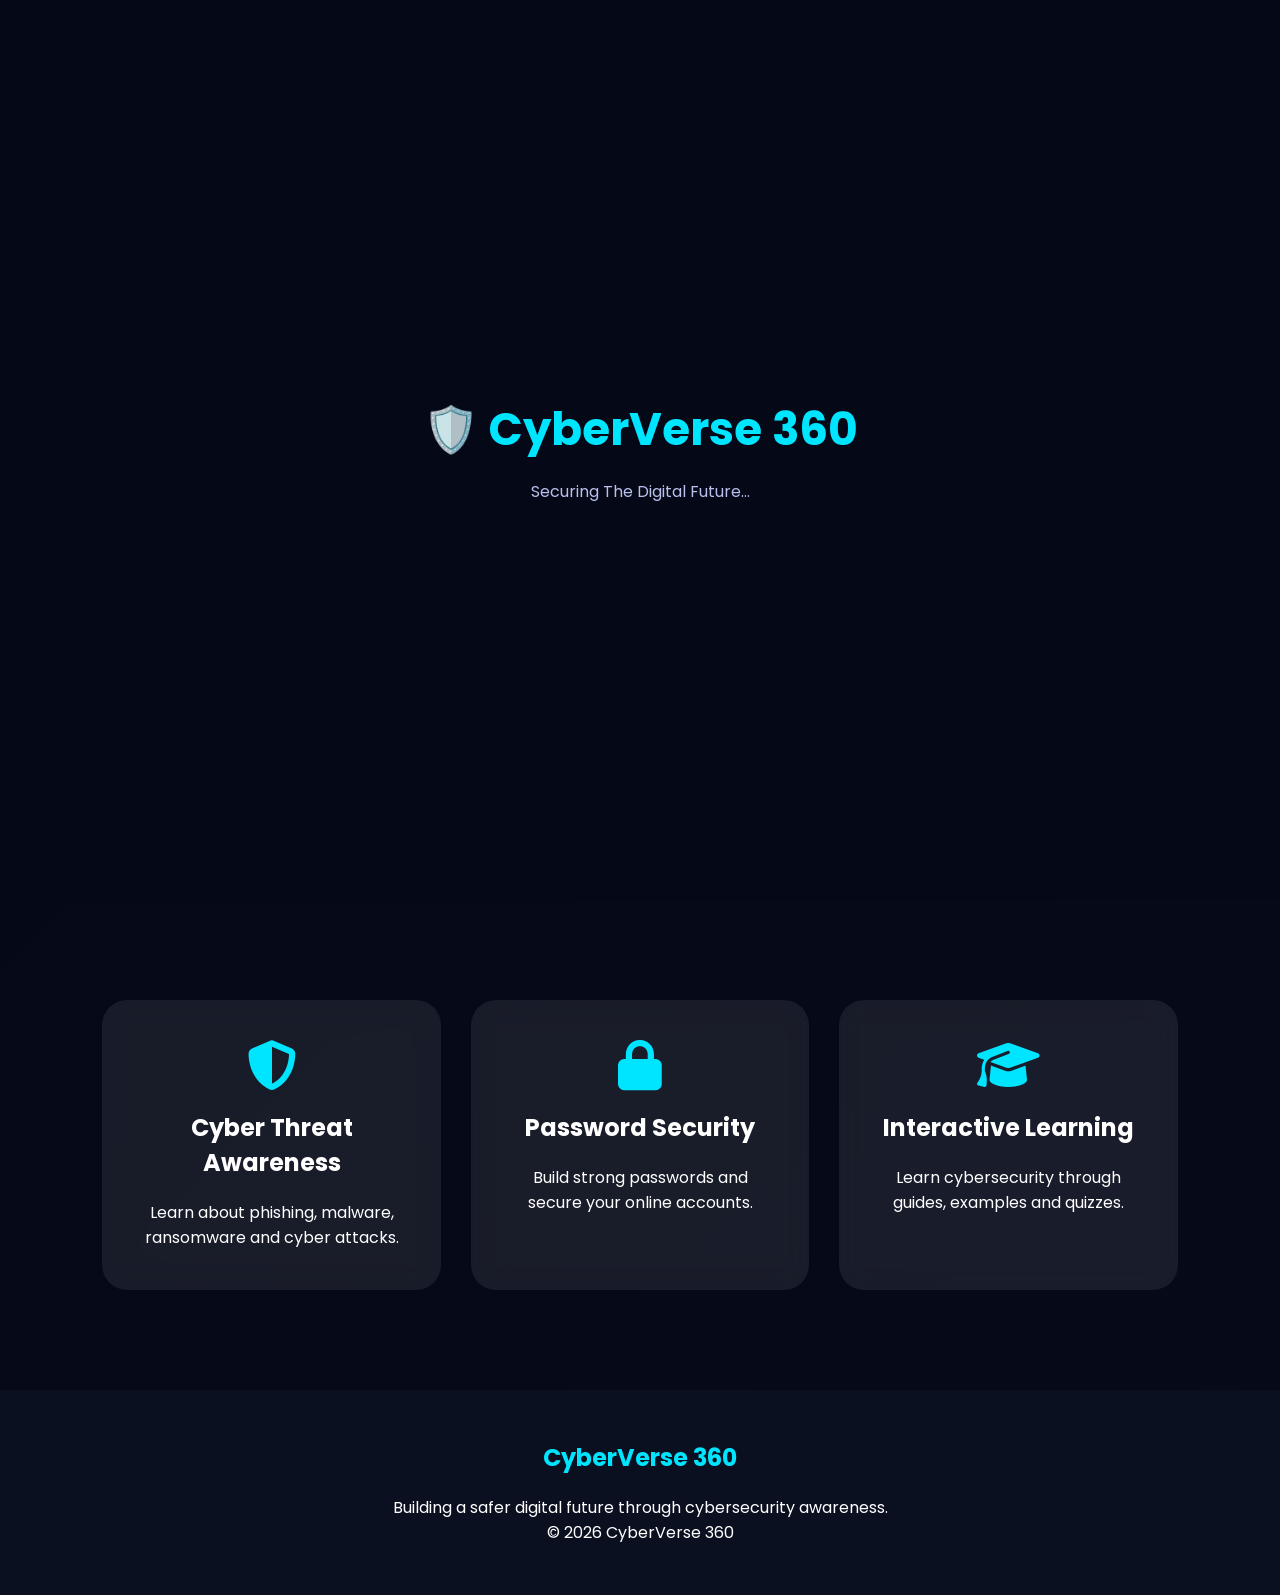
<file: index.html>
<!DOCTYPE html>
<html lang="en">
<head>
<meta charset="UTF-8">
<meta name="viewport" content="width=device-width, initial-scale=1.0">
<title>CyberVerse 360</title>

<link rel="stylesheet" href="css/style.css">

<link rel="preconnect" href="https://fonts.googleapis.com">
<link href="https://fonts.googleapis.com/css2?family=Poppins:wght@300;400;600;700&display=swap" rel="stylesheet">

<link rel="stylesheet"
href="https://cdnjs.cloudflare.com/ajax/libs/font-awesome/6.5.2/css/all.min.css">

</head>
<body>

<div id="loader">
    <h1>🛡️ CyberVerse 360</h1>
    <p>Securing The Digital Future...</p>
</div>

<header>

<nav>

<div class="logo">
🛡️ CyberVerse 360
</div>

<ul>

<li><a href="index.html">Home</a></li>
<li><a href="about.html">About</a></li>
<li><a href="threats.html">Threats</a></li>
<li><a href="resources.html">Resources</a></li>
<li><a href="quiz.html">Quiz</a></li>
<li><a href="contact.html">Contact</a></li>

</ul>

</nav>

</header>

<section class="hero">

<div class="hero-content">
  
<h1>Protect Your Digital World</h1>

<p>
Learn cybersecurity, understand cyber threats and stay safe online with CyberVerse 360.
</p>

<a href="about.html" class="btn">
Explore More
</a>

<a href="quiz.html" class="btn2">
Take Quiz
</a>
</div>

</section>

<section class="cards">

<div class="card">
<i class="fa-solid fa-shield-halved"></i>
<h2>Cyber Threat Awareness</h2>
<p>Learn about phishing, malware, ransomware and cyber attacks.</p>
</div>

<div class="card">
<i class="fa-solid fa-lock"></i>
<h2>Password Security</h2>
<p>Build strong passwords and secure your online accounts.</p>
</div>

<div class="card">
<i class="fa-solid fa-graduation-cap"></i>
<h2>Interactive Learning</h2>
<p>Learn cybersecurity through guides, examples and quizzes.</p>
</div>

</section>

<footer>

<h2>CyberVerse 360</h2>

<p>
Building a safer digital future through cybersecurity awareness.
</p>

<p>
© 2026 CyberVerse 360
</p>

</footer>

<script src="js/app.js"></script>

</body>
</html>
</file>
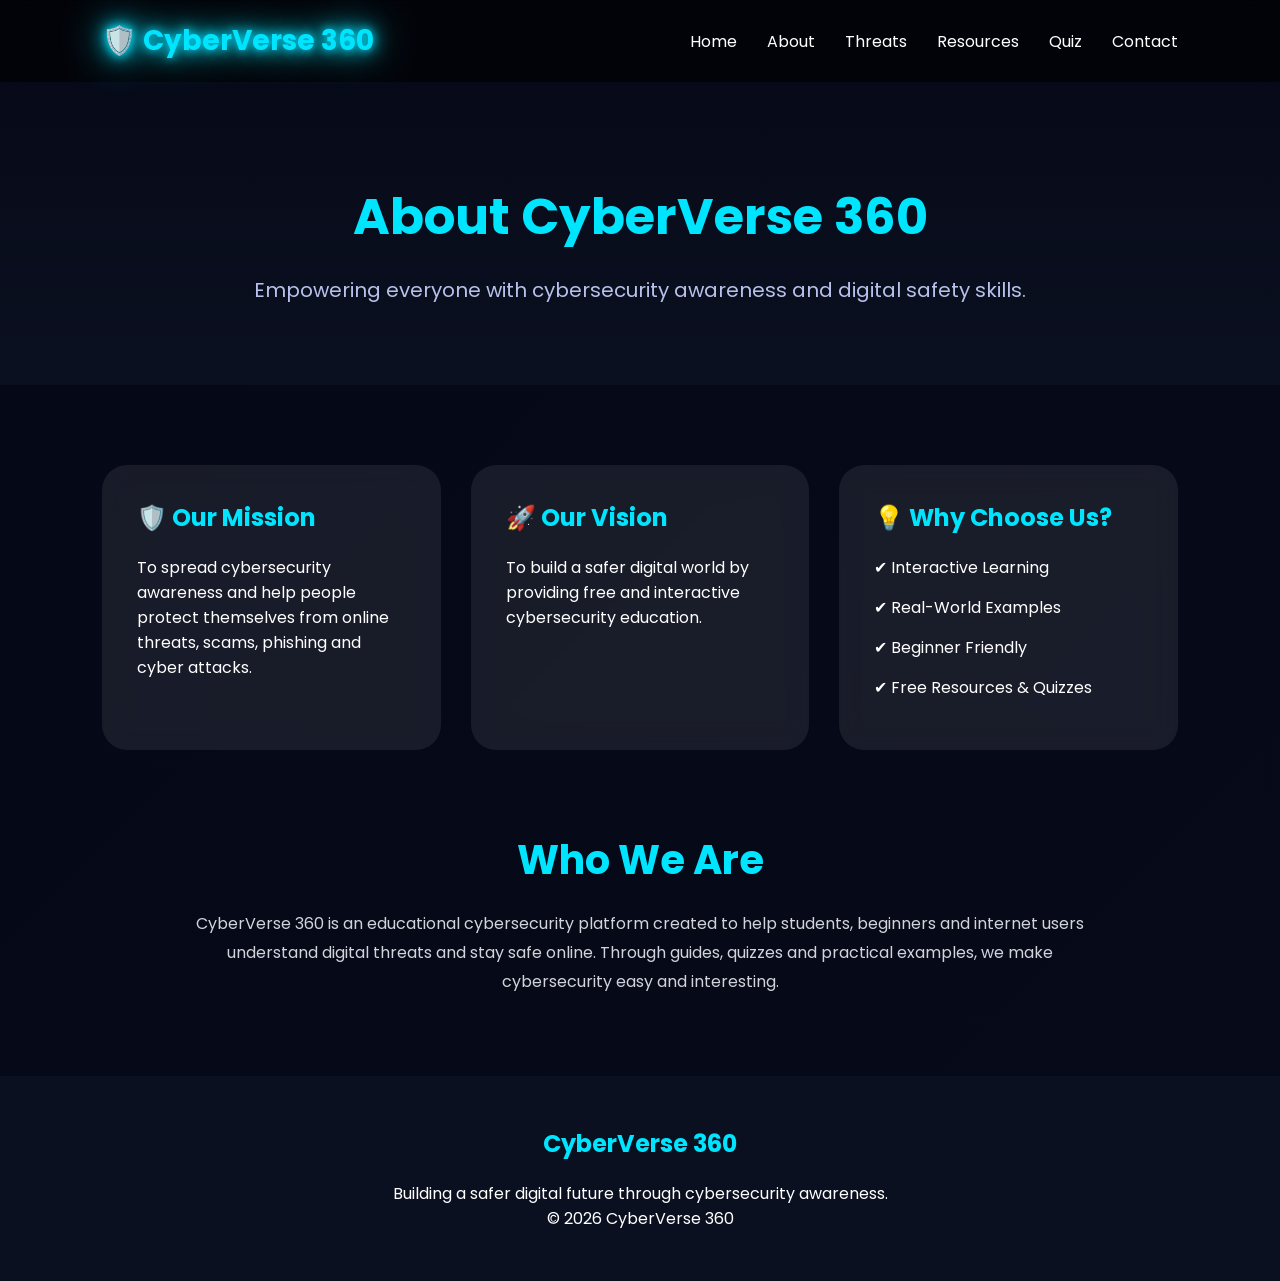
<file: about.html>
<!DOCTYPE html>
<html lang="en">
<head>
<meta charset="UTF-8">
<meta name="viewport" content="width=device-width, initial-scale=1.0">
<title>About - CyberVerse 360</title>
<link rel="stylesheet" href="css/style.css">
<link href="https://fonts.googleapis.com/css2?family=Poppins:wght@300;400;600;700&display=swap" rel="stylesheet">
</head>

<body>

<header>
<nav>
<div class="logo">🛡️ CyberVerse 360</div>

<ul>
<li><a href="index.html">Home</a></li>
<li><a href="about.html">About</a></li>
<li><a href="threats.html">Threats</a></li>
<li><a href="resources.html">Resources</a></li>
<li><a href="quiz.html">Quiz</a></li>
<li><a href="contact.html">Contact</a></li>
</ul>
</nav>
</header>

<section class="page-hero">
<h1>About CyberVerse 360</h1>
<p>Empowering everyone with cybersecurity awareness and digital safety skills.</p>
</section>

<section class="about-container">

<div class="about-card">
<h2>🛡️ Our Mission</h2>
<p>
To spread cybersecurity awareness and help people protect themselves from
online threats, scams, phishing and cyber attacks.
</p>
</div>

<div class="about-card">
<h2>🚀 Our Vision</h2>
<p>
To build a safer digital world by providing free and interactive cybersecurity education.
</p>
</div>

<div class="about-card">
<h2>💡 Why Choose Us?</h2>
<ul>
<li>✔ Interactive Learning</li>
<li>✔ Real-World Examples</li>
<li>✔ Beginner Friendly</li>
<li>✔ Free Resources & Quizzes</li>
</ul>
</div>

</section>

<section class="about-text">

<h2>Who We Are</h2>

<p>
CyberVerse 360 is an educational cybersecurity platform created to help students,
beginners and internet users understand digital threats and stay safe online.
Through guides, quizzes and practical examples, we make cybersecurity easy and interesting.
</p>

</section>

<footer>
<h2>CyberVerse 360</h2>
<p>Building a safer digital future through cybersecurity awareness.</p>
<p>© 2026 CyberVerse 360</p>
</footer>

</body>
</html>
</file>
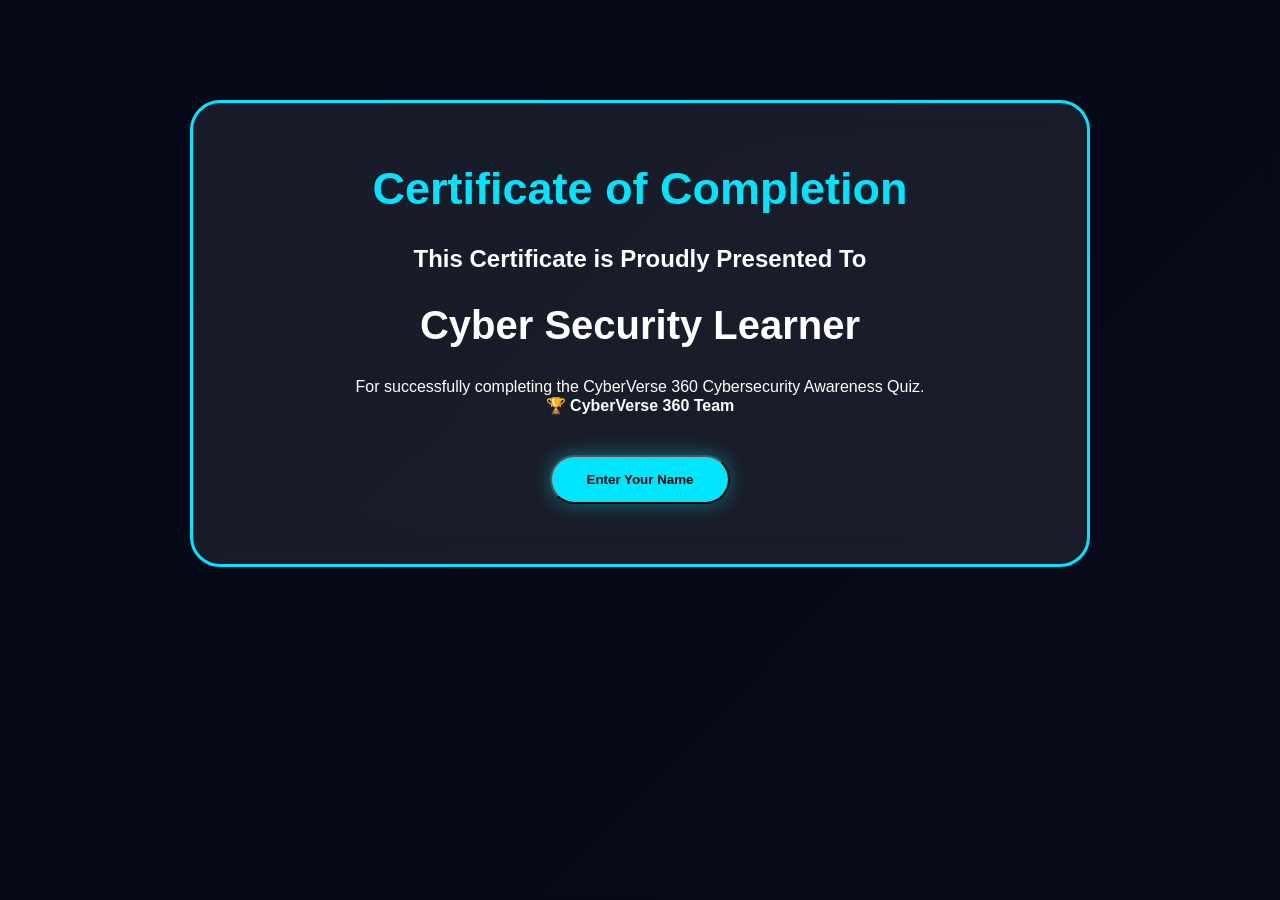
<file: certificate.html>
<!DOCTYPE html>
<html lang="en">
<head>
<meta charset="UTF-8">
<meta name="viewport" content="width=device-width, initial-scale=1.0">
<title>Certificate | CyberVerse 360</title>
<link rel="stylesheet" href="css/style.css">
</head>
<body>

<section class="certificate-box">

<h1>Certificate of Completion</h1>

<h2>This Certificate is Proudly Presented To</h2>

<h3 id="studentName">Cyber Security Learner</h3>

<p>
For successfully completing the CyberVerse 360 Cybersecurity Awareness Quiz.
</p>

<h4>🏆 CyberVerse 360 Team</h4>

<button onclick="getName()" class="btn">
Enter Your Name
</button>

</section>

<script>
function getName(){
let name = prompt("Enter your name");
if(name){
document.getElementById("studentName").innerHTML = name;
}
}
</script>

</body>
</html>
</file>
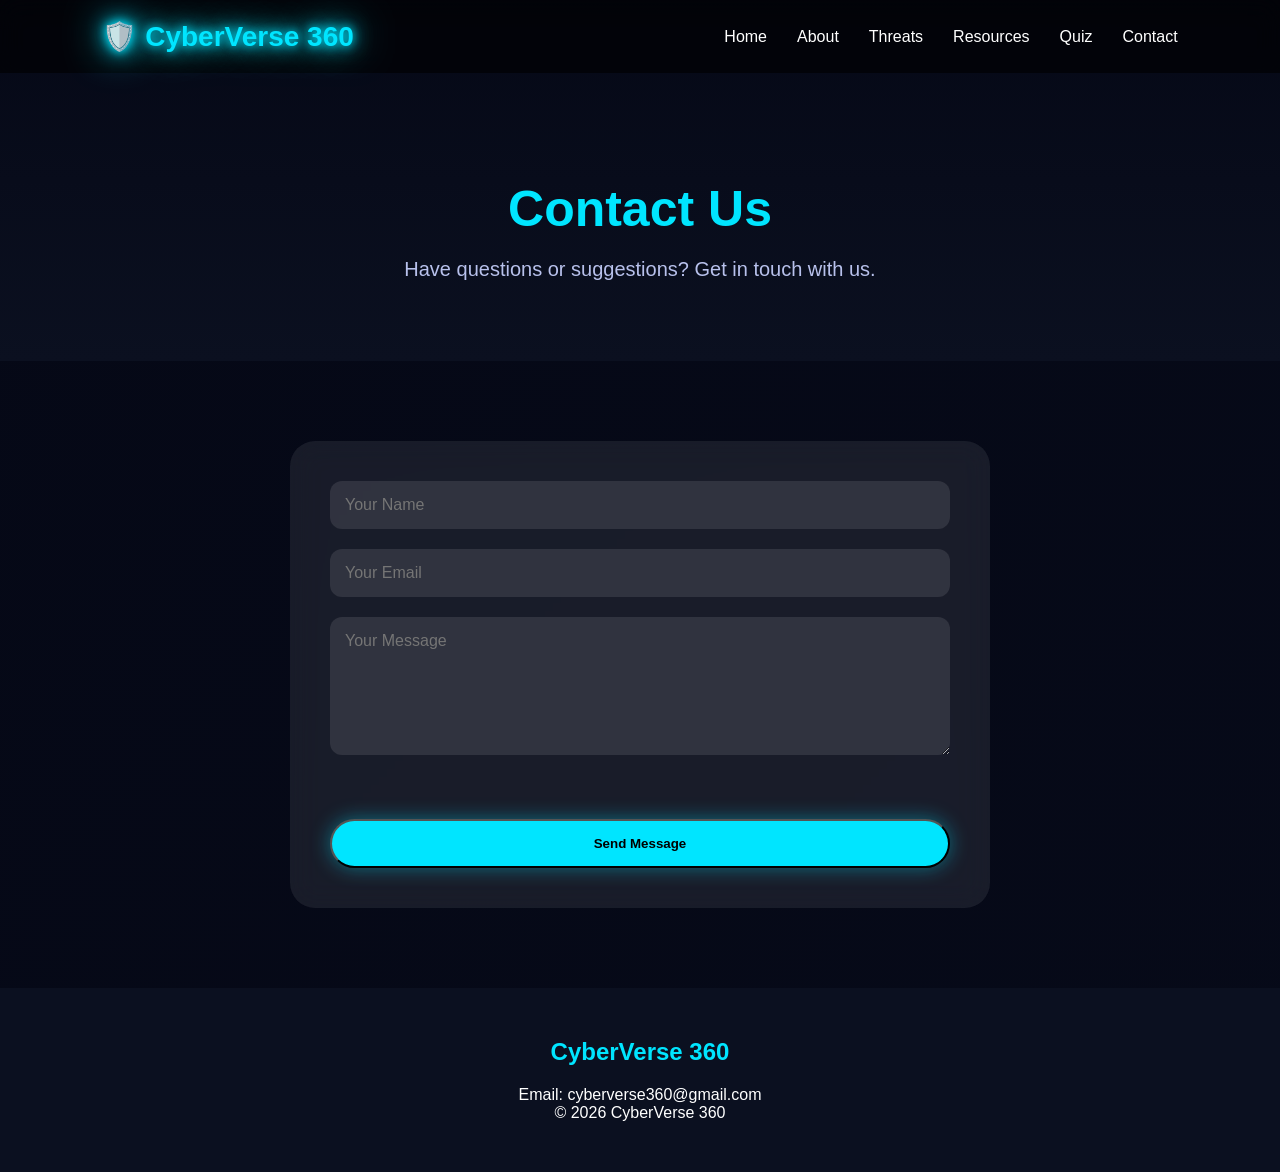
<file: contact.html>
<!DOCTYPE html>
<html lang="en">
<head>
<meta charset="UTF-8">
<meta name="viewport" content="width=device-width, initial-scale=1.0">
<title>Contact | CyberVerse 360</title>
<link rel="stylesheet" href="css/style.css">
</head>
<body>

<header>
<nav>
<div class="logo">🛡️ CyberVerse 360</div>

<ul>
<li><a href="index.html">Home</a></li>
<li><a href="about.html">About</a></li>
<li><a href="threats.html">Threats</a></li>
<li><a href="resources.html">Resources</a></li>
<li><a href="quiz.html">Quiz</a></li>
<li><a href="contact.html">Contact</a></li>
</ul>

</nav>
</header>

<section class="page-hero">
<h1>Contact Us</h1>
<p>Have questions or suggestions? Get in touch with us.</p>
</section>

<section class="contact-container">

<form class="contact-form">

<input type="text" placeholder="Your Name" required>

<input type="email" placeholder="Your Email" required>

<textarea rows="6" placeholder="Your Message"></textarea>

<button type="submit" class="btn">
Send Message
</button>

</form>

</section>

<footer>
<h2>CyberVerse 360</h2>
<p>Email: cyberverse360@gmail.com</p>
<p>© 2026 CyberVerse 360</p>
</footer>

</body>
</html>
</file>
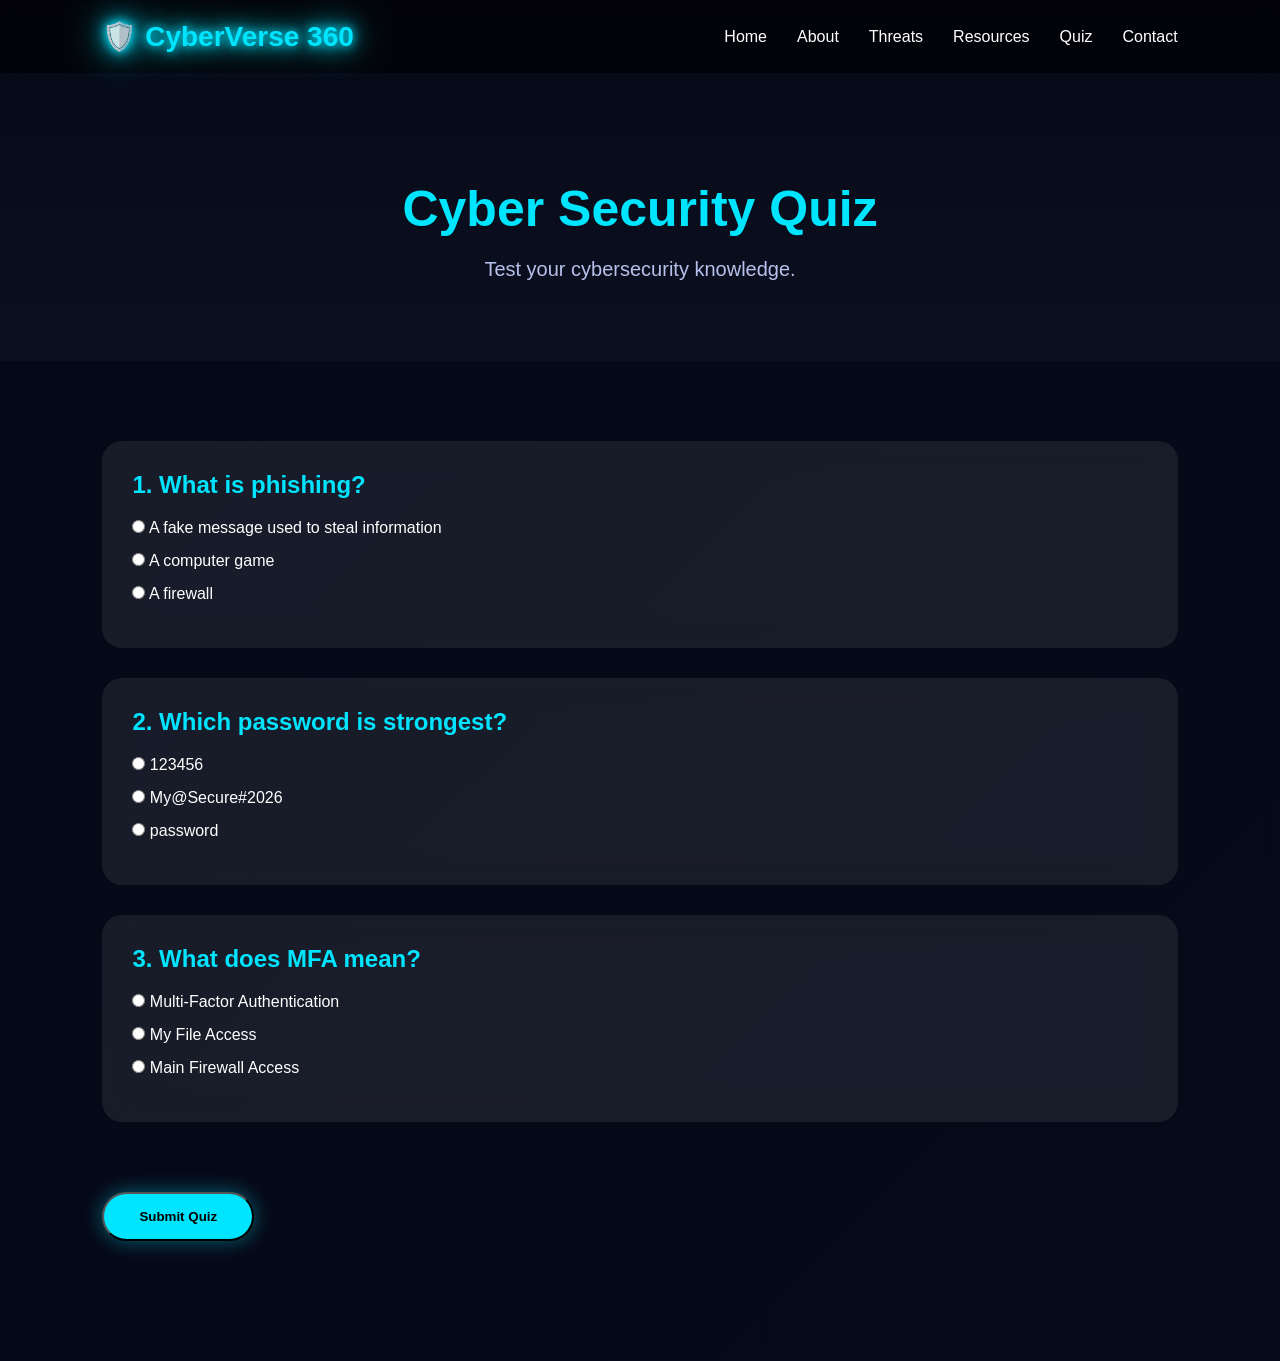
<file: quiz.html>
<!DOCTYPE html>
<html lang="en">
<head>
<meta charset="UTF-8">
<meta name="viewport" content="width=device-width, initial-scale=1.0">
<title>Cyber Security Quiz</title>
<link rel="stylesheet" href="css/style.css">
</head>
<body>

<header>
<nav>
<div class="logo">🛡️ CyberVerse 360</div>

<ul>
<li><a href="index.html">Home</a></li>
<li><a href="about.html">About</a></li>
<li><a href="threats.html">Threats</a></li>
<li><a href="resources.html">Resources</a></li>
<li><a href="quiz.html">Quiz</a></li>
<li><a href="contact.html">Contact</a></li>
</ul>

</nav>
</header>

<section class="page-hero">
<h1>Cyber Security Quiz</h1>
<p>Test your cybersecurity knowledge.</p>
</section>

<section class="quiz-container">

<div class="question">
<h2>1. What is phishing?</h2>

<label>
<input type="radio" name="q1" value="1">
A fake message used to steal information
</label>

<label>
<input type="radio" name="q1" value="0">
A computer game
</label>

<label>
<input type="radio" name="q1" value="0">
A firewall
</label>

</div>

<div class="question">
<h2>2. Which password is strongest?</h2>

<label>
<input type="radio" name="q2" value="0">
123456
</label>

<label>
<input type="radio" name="q2" value="1">
My@Secure#2026
</label>

<label>
<input type="radio" name="q2" value="0">
password
</label>

</div>

<div class="question">
<h2>3. What does MFA mean?</h2>

<label>
<input type="radio" name="q3" value="1">
Multi-Factor Authentication
</label>

<label>
<input type="radio" name="q3" value="0">
My File Access
</label>

<label>
<input type="radio" name="q3" value="0">
Main Firewall Access
</label>

</div>

<button onclick="calculateScore()" class="btn">
Submit Quiz
</button>

<h2 id="result"></h2>

<a href="certificate.html" class="btn" id="certificateBtn" style="display:none;">
View Certificate
</a>

</section>

<script src="js/quiz.js"></script>

</body>
</html>
</file>
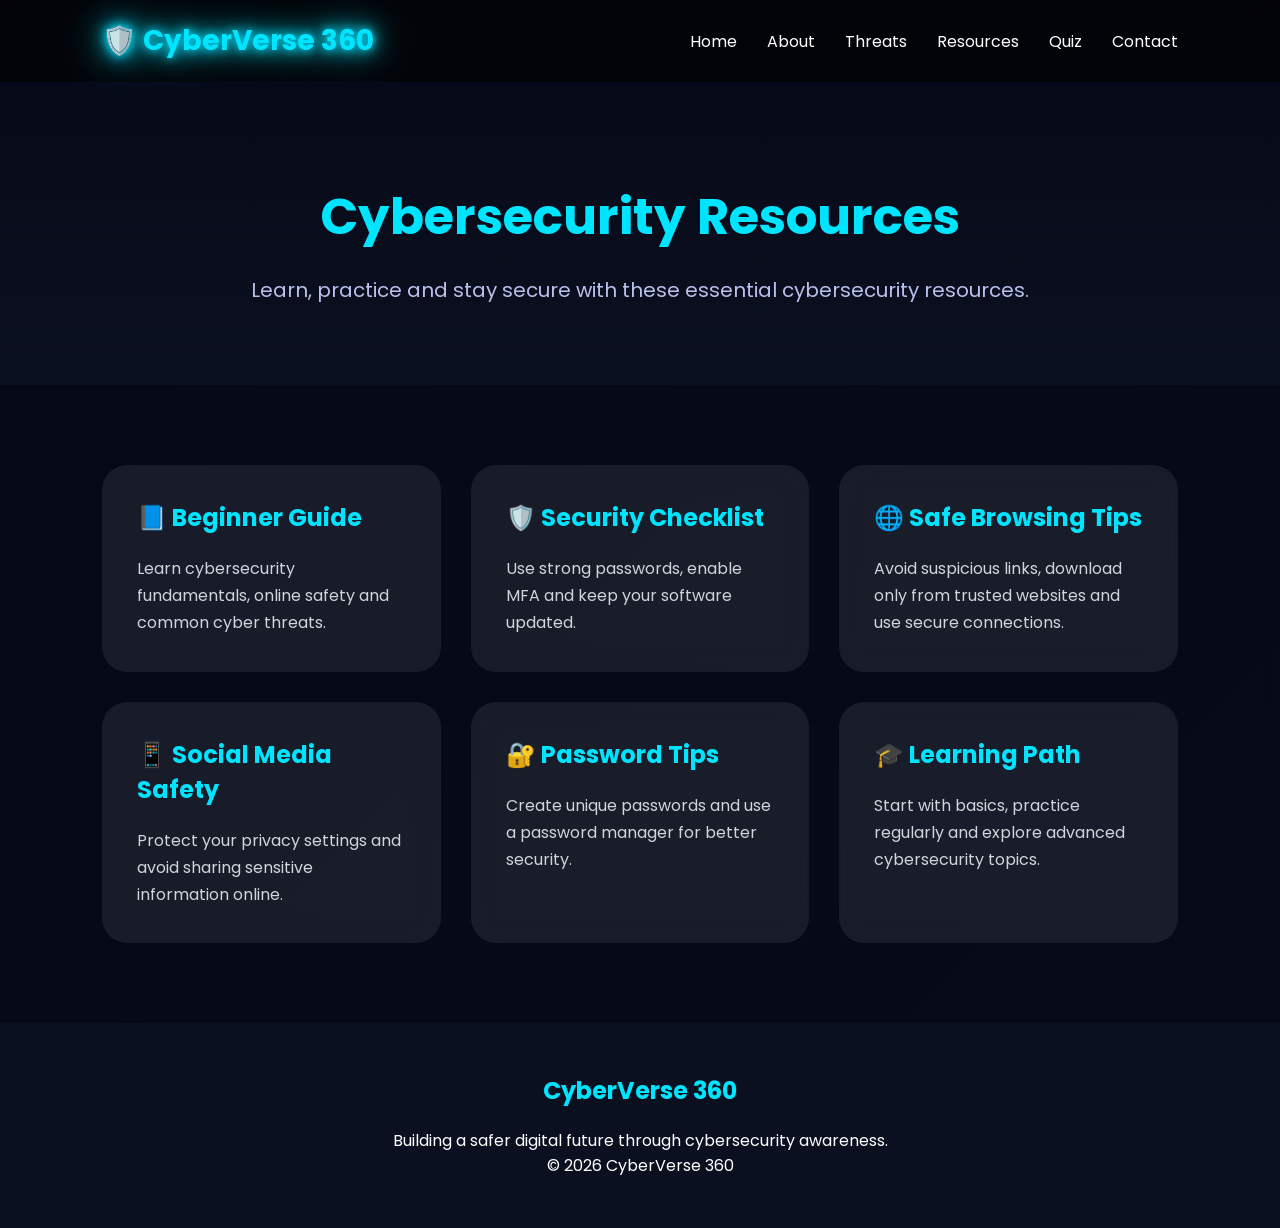
<file: resources.html>
<!DOCTYPE html>
<html lang="en">
<head>
<meta charset="UTF-8">
<meta name="viewport" content="width=device-width, initial-scale=1.0">
<title>Resources | CyberVerse 360</title>
<link rel="stylesheet" href="css/style.css">
<link href="https://fonts.googleapis.com/css2?family=Poppins:wght@300;400;600;700&display=swap" rel="stylesheet">
</head>
<body>

<header>
<nav>
<div class="logo">🛡️ CyberVerse 360</div>
<ul>
<li><a href="index.html">Home</a></li>
<li><a href="about.html">About</a></li>
<li><a href="threats.html">Threats</a></li>
<li><a href="resources.html">Resources</a></li>
<li><a href="quiz.html">Quiz</a></li>
<li><a href="contact.html">Contact</a></li>
</ul>
</nav>
</header>

<section class="page-hero">
<h1>Cybersecurity Resources</h1>
<p>Learn, practice and stay secure with these essential cybersecurity resources.</p>
</section>

<section class="resources-container">

<div class="resource-card">
<h2>📘 Beginner Guide</h2>
<p>Learn cybersecurity fundamentals, online safety and common cyber threats.</p>
</div>

<div class="resource-card">
<h2>🛡️ Security Checklist</h2>
<p>Use strong passwords, enable MFA and keep your software updated.</p>
</div>

<div class="resource-card">
<h2>🌐 Safe Browsing Tips</h2>
<p>Avoid suspicious links, download only from trusted websites and use secure connections.</p>
</div>

<div class="resource-card">
<h2>📱 Social Media Safety</h2>
<p>Protect your privacy settings and avoid sharing sensitive information online.</p>
</div>

<div class="resource-card">
<h2>🔐 Password Tips</h2>
<p>Create unique passwords and use a password manager for better security.</p>
</div>

<div class="resource-card">
<h2>🎓 Learning Path</h2>
<p>Start with basics, practice regularly and explore advanced cybersecurity topics.</p>
</div>

</section>

<footer>
<h2>CyberVerse 360</h2>
<p>Building a safer digital future through cybersecurity awareness.</p>
<p>© 2026 CyberVerse 360</p>
</footer>

</body>
</html>
</file>
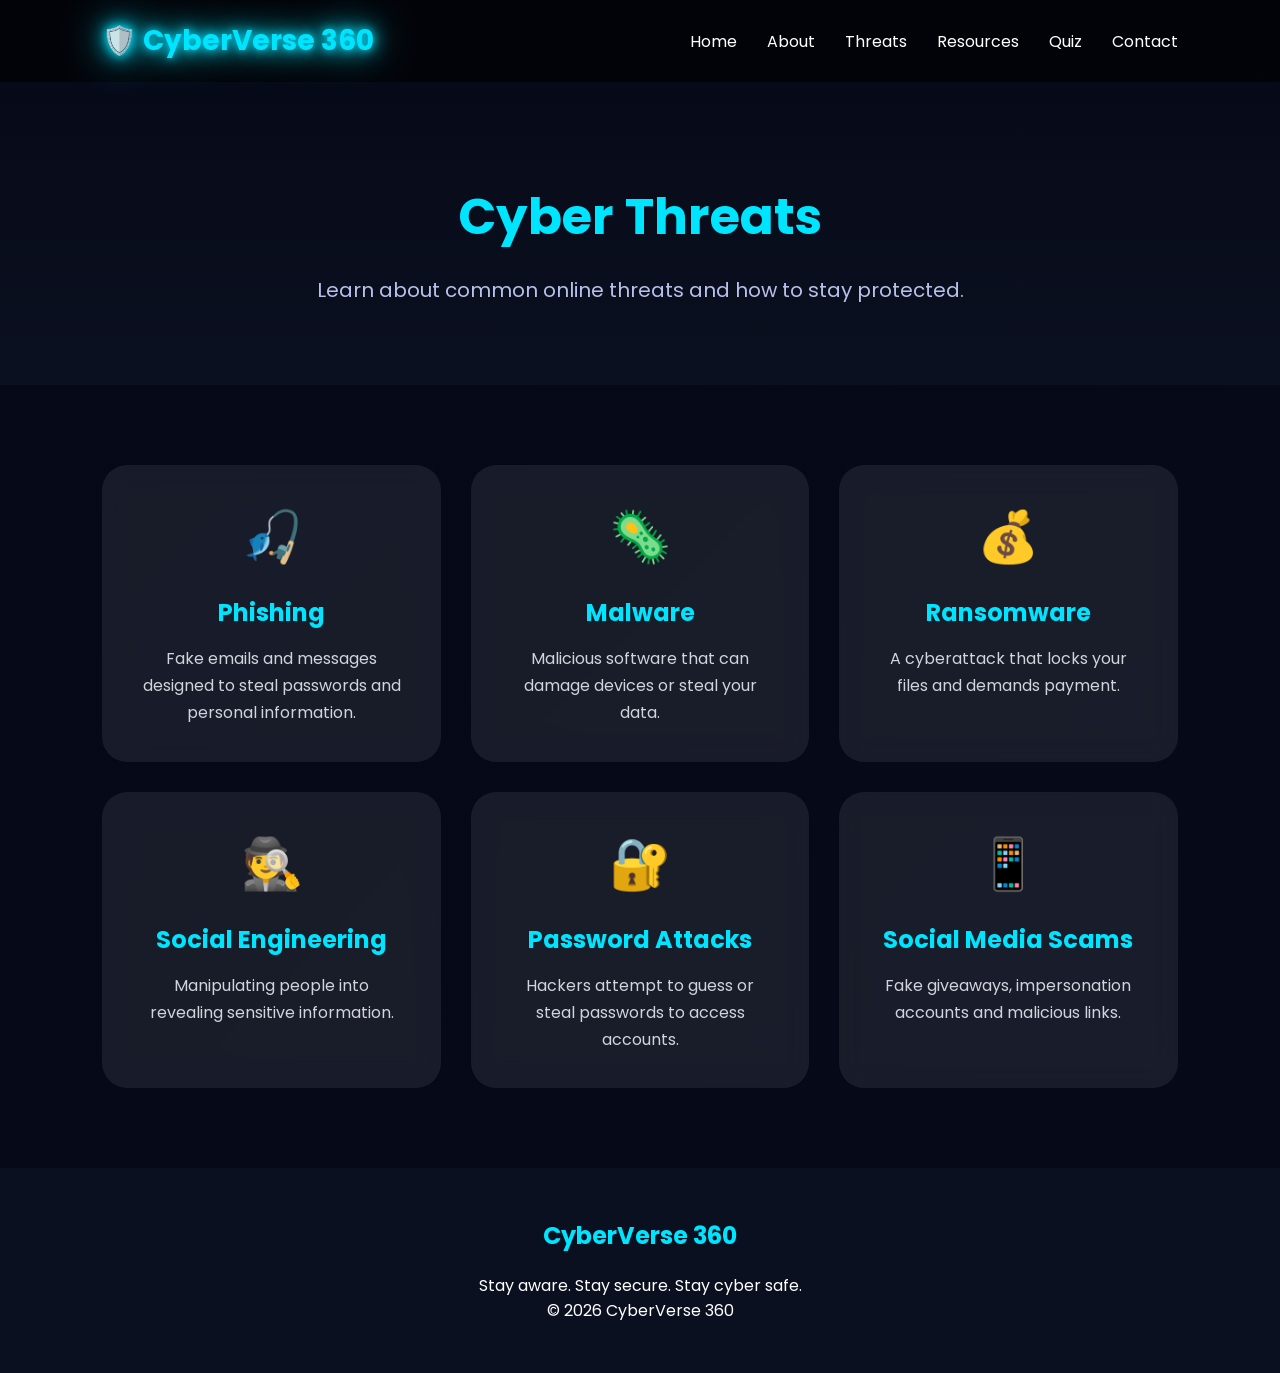
<file: threats.html>
<!DOCTYPE html>
<html lang="en">
<head>
<meta charset="UTF-8">
<meta name="viewport" content="width=device-width, initial-scale=1.0">
<title>Cyber Threats | CyberVerse 360</title>
<link rel="stylesheet" href="css/style.css">
<link href="https://fonts.googleapis.com/css2?family=Poppins:wght@300;400;600;700&display=swap" rel="stylesheet">
</head>
<body>

<header>
<nav>
<div class="logo">🛡️ CyberVerse 360</div>
<ul>
<li><a href="index.html">Home</a></li>
<li><a href="about.html">About</a></li>
<li><a href="threats.html">Threats</a></li>
<li><a href="resources.html">Resources</a></li>
<li><a href="quiz.html">Quiz</a></li>
<li><a href="contact.html">Contact</a></li>
</ul>
</nav>
</header>

<section class="page-hero">
<h1>Cyber Threats</h1>
<p>Learn about common online threats and how to stay protected.</p>
</section>

<section class="threats-container">

<div class="threat-card">
<div class="icon">🎣</div>
<h2>Phishing</h2>
<p>Fake emails and messages designed to steal passwords and personal information.</p>
</div>

<div class="threat-card">
<div class="icon">🦠</div>
<h2>Malware</h2>
<p>Malicious software that can damage devices or steal your data.</p>
</div>

<div class="threat-card">
<div class="icon">💰</div>
<h2>Ransomware</h2>
<p>A cyberattack that locks your files and demands payment.</p>
</div>

<div class="threat-card">
<div class="icon">🕵️</div>
<h2>Social Engineering</h2>
<p>Manipulating people into revealing sensitive information.</p>
</div>

<div class="threat-card">
<div class="icon">🔐</div>
<h2>Password Attacks</h2>
<p>Hackers attempt to guess or steal passwords to access accounts.</p>
</div>

<div class="threat-card">
<div class="icon">📱</div>
<h2>Social Media Scams</h2>
<p>Fake giveaways, impersonation accounts and malicious links.</p>
</div>

</section>

<footer>
<h2>CyberVerse 360</h2>
<p>Stay aware. Stay secure. Stay cyber safe.</p>
<p>© 2026 CyberVerse 360</p>
</footer>

</body>
</html>
</file>
<file: css/style.css>
*{
    margin:0;
    padding:0;
    box-sizing:border-box;
    font-family:'Poppins',sans-serif;
}

html{
    scroll-behavior:smooth;
}

body{
    background:#050816;
    color:white;
}
body{
    background: linear-gradient(135deg,#050816,#0b1020);
    background-size:400% 400%;
    animation:bgMove 15s ease infinite;
}

@keyframes bgMove{
    0%{background-position:0% 50%;}
    50%{background-position:100% 50%;}
    100%{background-position:0% 50%;}
}

/* Loader */

#loader{
    position:fixed;
    width:100%;
    height:100vh;
    background:#050816;
    display:flex;
    flex-direction:column;
    justify-content:center;
    align-items:center;
    z-index:9999;
}

#loader h1{
    font-size:45px;
    color:#00e5ff;
}

#loader p{
    margin-top:15px;
    color:#b8c1ec;
}

/* Navbar */

header{
    position:fixed;
    width:100%;
    top:0;
    z-index:1000;
}

nav{
    display:flex;
    justify-content:space-between;
    align-items:center;
    padding:20px 8%;
    background:rgba(0,0,0,0.6);
    backdrop-filter:blur(12px);
}

.logo{
    font-size:28px;
    font-weight:700;
    color:#00e5ff;
}

nav ul{
    display:flex;
    list-style:none;
    gap:30px;
}

nav ul li a{
    text-decoration:none;
    color:white;
    transition:0.3s;
}

nav ul li a:hover{
    color:#00e5ff;
}

/* Hero Section */

.hero{
    min-height:100vh;
    background:
    linear-gradient(rgba(0,0,0,.7),
    rgba(0,0,0,.8)),
    url("../cyber-bg.jpg");

    background-size:cover;
    background-position:center;

    display:flex;
    justify-content:center;
    align-items:center;
    text-align:center;
    padding:0 20px;
}

.hero-content h1{
    font-size:65px;
    color:#00e5ff;
}

.hero-content p{
    margin-top:25px;
    font-size:22px;
    color:#b8c1ec;
}

/* Buttons */

.btn,
.btn2{
    display:inline-block;
    margin-top:40px;
    padding:15px 35px;
    border-radius:40px;
    text-decoration:none;
    font-weight:bold;
    transition:0.4s;
}

.btn{
    background:#00e5ff;
    color:black;
}

.btn:hover{
    transform:translateY(-5px);
    box-shadow:0 0 25px #00e5ff;
}

.btn2{
    background:#8b5cf6;
    color:white;
    margin-left:20px;
}

.btn2:hover{
    transform:translateY(-5px);
    box-shadow:0 0 25px #8b5cf6;
}

/* Cards */

.cards{
    padding:100px 8%;
    display:grid;
    grid-template-columns:repeat(auto-fit,minmax(300px,1fr));
    gap:30px;
}

.card{
    background:rgba(255,255,255,0.08);
    backdrop-filter:blur(15px);
    border-radius:25px;
    padding:40px;
    text-align:center;
    transition:0.5s;
}

.card:hover{
    transform:translateY(-15px);
    box-shadow:0 0 30px rgba(0,229,255,0.4);
}

.card i{
    font-size:50px;
    color:#00e5ff;
    margin-bottom:20px;
}

.card h2{
    margin-bottom:20px;
}

/* Footer */

footer{
    background:#0b1020;
    text-align:center;
    padding:50px;
}

footer h2{
    color:#00e5ff;
    margin-bottom:20px;
}

/* Mobile */

@media(max-width:900px){

nav{
    flex-direction:column;
}

nav ul{
    flex-wrap:wrap;
    justify-content:center;
    margin-top:20px;
}

.hero-content h1{
    font-size:40px;
}

.hero-content p{
    font-size:18px;
}

.btn2{
    margin-left:0;
    margin-top:20px;
    display:block;
}
}
.page-hero{
    padding:180px 20px 80px;
    text-align:center;
    background:linear-gradient(#050816,#0b1020);
}

.page-hero h1{
    font-size:50px;
    color:#00e5ff;
}

.page-hero p{
    margin-top:20px;
    color:#b8c1ec;
    font-size:20px;
}

.about-container{
    padding:80px 8%;
    display:grid;
    grid-template-columns:repeat(auto-fit,minmax(300px,1fr));
    gap:30px;
}

.about-card{
    background:rgba(255,255,255,0.08);
    padding:35px;
    border-radius:25px;
    backdrop-filter:blur(15px);
    transition:0.4s;
}

.about-card:hover{
    transform:translateY(-10px);
    box-shadow:0 0 25px rgba(0,229,255,0.4);
}

.about-card h2{
    color:#00e5ff;
    margin-bottom:20px;
}

.about-card ul{
    list-style:none;
}

.about-card li{
    margin-bottom:15px;
}

.about-text{
    padding:0 8% 80px;
    text-align:center;
}

.about-text h2{
    color:#00e5ff;
    margin-bottom:20px;
    font-size:40px;
}

.about-text p{
    max-width:900px;
    margin:auto;
    line-height:1.8;
    color:#d1d5db;
}
.threats-container{
    padding:80px 8%;
    display:grid;
    grid-template-columns:repeat(auto-fit,minmax(280px,1fr));
    gap:30px;
}

.threat-card{
    background:rgba(255,255,255,0.08);
    border-radius:25px;
    padding:35px;
    text-align:center;
    backdrop-filter:blur(15px);
    transition:0.4s;
}

.threat-card:hover{
    transform:translateY(-12px);
    box-shadow:0 0 30px rgba(0,229,255,0.45);
}

.threat-card .icon{
    font-size:50px;
    margin-bottom:20px;
}

.threat-card h2{
    color:#00e5ff;
    margin-bottom:15px;
}

.threat-card p{
    color:#d1d5db;
    line-height:1.7;
}
.threat-card{
    animation:fadeUp 0.8s ease;
}

@keyframes fadeUp{
    from{
        opacity:0;
        transform:translateY(40px);
    }
    to{
        opacity:1;
        transform:translateY(0);
    }
}
.resources-container{
    padding:80px 8%;
    display:grid;
    grid-template-columns:repeat(auto-fit,minmax(280px,1fr));
    gap:30px;
}

.resource-card{
    background:rgba(255,255,255,0.08);
    border-radius:25px;
    padding:35px;
    backdrop-filter:blur(15px);
    transition:0.5s;

    opacity:0;
    transform:translateY(60px);
    animation:
    cardReveal 0.8s ease forwards,
    floatCard 4s ease-in-out infinite 1s;
}

/* Different delays for each card */

.resource-card:nth-child(1){
    animation-delay:0.2s;
}

.resource-card:nth-child(2){
    animation-delay:0.4s;
}

.resource-card:nth-child(3){
    animation-delay:0.6s;
}

.resource-card:nth-child(4){
    animation-delay:0.8s;
}

.resource-card:nth-child(5){
    animation-delay:1s;
}

.resource-card:nth-child(6){
    animation-delay:1.2s;
}

.resource-card:hover{
    transform:translateY(-15px) scale(1.03);
    box-shadow:
    0 0 25px rgba(0,229,255,0.4),
    0 0 50px rgba(139,92,246,0.3);
}

.resource-card h2{
    color:#00e5ff;
    margin-bottom:20px;
}

.resource-card p{
    color:#d1d5db;
    line-height:1.7;
}

/* Opening animation */

@keyframes cardReveal{

    from{
        opacity:0;
        transform:translateY(60px);
    }

    to{
        opacity:1;
        transform:translateY(0);
    }
}
.page-hero h1{
    animation:slideDown 1s ease;
}

.page-hero p{
    animation:fadeIn 1.5s ease;
}

@keyframes slideDown{
    from{
        opacity:0;
        transform:translateY(-40px);
    }
    to{
        opacity:1;
        transform:translateY(0);
    }
}

@keyframes fadeIn{
    from{
        opacity:0;
    }
    to{
        opacity:1;
    }
}
.quiz-container{
    padding:80px 8%;
}

.question{
    background:rgba(255,255,255,0.08);
    padding:30px;
    border-radius:20px;
    margin-bottom:30px;
    backdrop-filter:blur(15px);
}

.question h2{
    margin-bottom:20px;
    color:#00e5ff;
}

.question label{
    display:block;
    margin:15px 0;
}

#result{
    margin-top:40px;
    text-align:center;
    color:#00e5ff;
}
.certificate-box{
    max-width:900px;
    margin:100px auto;
    padding:60px;
    text-align:center;
    border:3px solid #00e5ff;
    border-radius:30px;
    background:rgba(255,255,255,0.08);
    backdrop-filter:blur(20px);
}

.certificate-box h1{
    color:#00e5ff;
    margin-bottom:30px;
    font-size:45px;
}

.certificate-box h3{
    font-size:40px;
    color:#ffffff;
    margin:30px 0;
}
.contact-container{
    padding:80px 8%;
    display:flex;
    justify-content:center;
}

.contact-form{
    width:100%;
    max-width:700px;
    background:rgba(255,255,255,0.08);
    padding:40px;
    border-radius:25px;
    backdrop-filter:blur(15px);
}

.contact-form input,
.contact-form textarea{
    width:100%;
    padding:15px;
    margin-bottom:20px;
    border:none;
    border-radius:12px;
    background:rgba(255,255,255,0.1);
    color:white;
    font-size:16px;
}

.contact-form button{
    width:100%;
}
.logo{
    color:#00e5ff;
    text-shadow:0 0 10px #00e5ff,
                0 0 20px #00e5ff,
                0 0 40px #00e5ff;
    animation:logoPulse 2s infinite alternate;
}

@keyframes logoPulse{
    from{
        text-shadow:0 0 10px #00e5ff;
    }
    to{
        text-shadow:0 0 30px #00e5ff,
                    0 0 60px #00e5ff;
    }
}
nav ul li a{
    position:relative;
    transition:0.4s;
}

nav ul li a::after{
    content:"";
    position:absolute;
    left:0;
    bottom:-5px;
    width:0%;
    height:3px;
    background:#00e5ff;
    transition:0.4s;
}

nav ul li a:hover::after{
    width:100%;
}

nav ul li a:hover{
    color:#00e5ff;
}
.hero h1{
    animation:heroText 1.5s ease;
}

@keyframes heroText{
    from{
        opacity:0;
        transform:translateY(60px);
    }
    to{
        opacity:1;
        transform:translateY(0);
    }
}
.btn{
    transition:0.4s;
    box-shadow:0 0 20px rgba(0,229,255,0.4);
}

.btn:hover{
    transform:translateY(-5px) scale(1.05);
    box-shadow:0 0 35px rgba(0,229,255,0.8);
}
.about-card,
.threat-card{
    animation:floatCard 4s ease-in-out infinite;
}
}

@keyframes floatCard{
    0%{transform:translateY(0);}
    50%{transform:translateY(-10px);}
    100%{transform:translateY(0);}
}
.typing{
    display:inline-block;
    overflow:hidden;
    white-space:nowrap;
    border-right:4px solid #00e5ff;
    animation:
        typing 4s steps(25,end) forwards,
        blink 0.7s infinite;
}

@keyframes typing{
    from{
        width:0;
    }
    to{
        width:100%;
    }
}

@keyframes typing{
    from{width:0;}
    to{width:100%;}
}

@keyframes blink{
    50%{border-color:transparent;}
}
</file>
